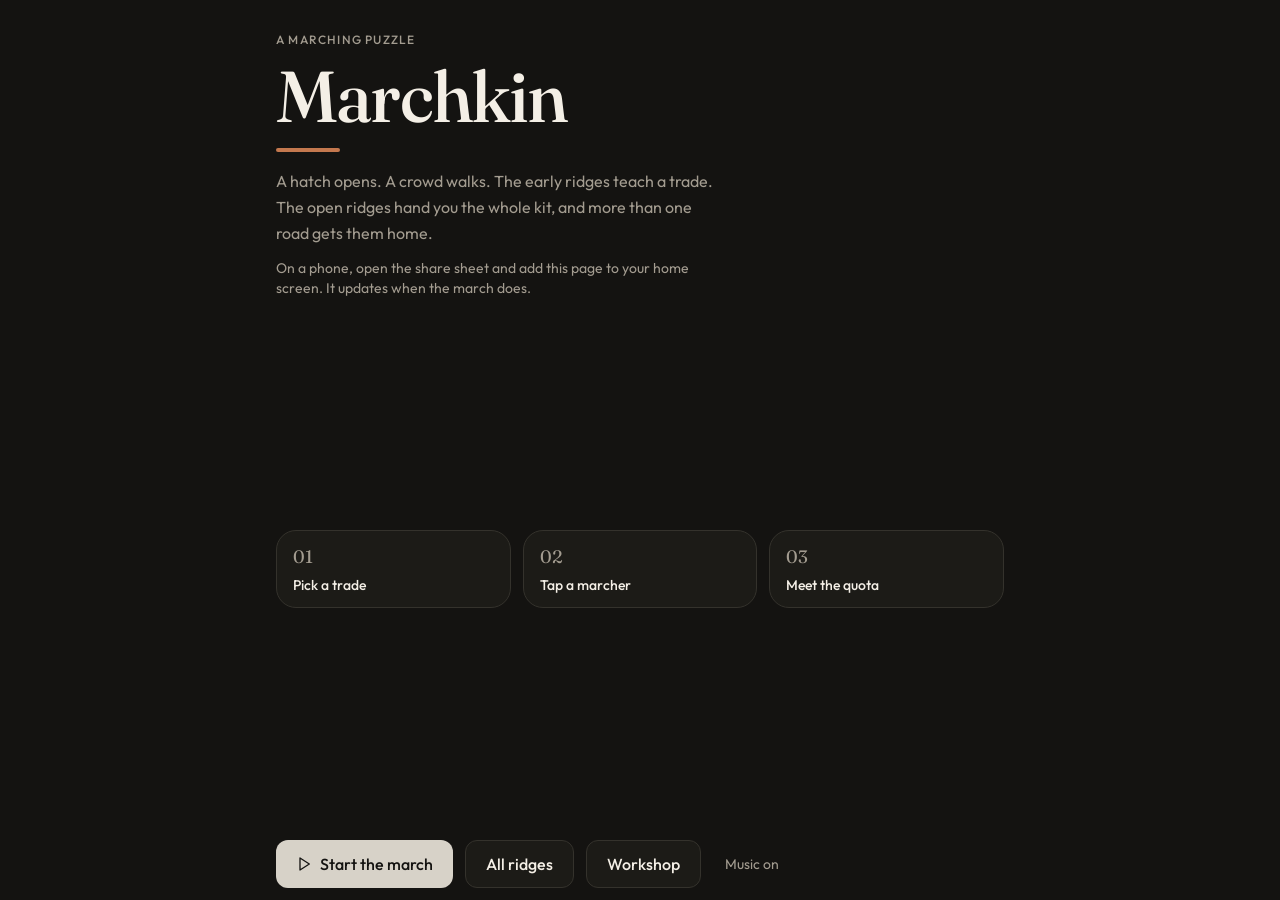
<file: index.html>
<!doctype html>
<html lang="en">
  <head>
    <meta charset="utf-8" />
    <meta name="viewport" content="width=device-width, initial-scale=1, viewport-fit=cover" />
    <title>Marchkin</title>
    <meta name="description" content="A marching puzzle. Assign a trade and get the crowd home." />
    <meta name="theme-color" content="#141311" />
    <meta name="apple-mobile-web-app-capable" content="yes" />
    <meta name="mobile-web-app-capable" content="yes" />
    <meta name="apple-mobile-web-app-status-bar-style" content="black-translucent" />
    <meta name="apple-mobile-web-app-title" content="Marchkin" />
    <meta property="og:title" content="Marchkin" />
    <meta property="og:description" content="A marching puzzle. Assign a trade and get the crowd home." />
    <meta property="og:image" content="https://ahq25.github.io/og.jpg" />
    <meta name="twitter:card" content="summary_large_image" />
    <link rel="manifest" href="./manifest.webmanifest" />
    <link rel="apple-touch-icon" href="./icon-180.png" />
    <link rel="icon" type="image/svg+xml" href="./favicon.svg" />
    <link rel="stylesheet" href="https://fonts.googleapis.com/css2?family=Fraunces:opsz,wght@9..144,500;9..144,600&family=Outfit:wght@400;500;600&display=swap" />
    <script>
      // Clear any stuck service worker so the game loads fresh
      if ('serviceWorker' in navigator) {
        navigator.serviceWorker.getRegistrations().then(rs => rs.forEach(r => r.unregister()));
      }
      if ('caches' in window) {
        caches.keys().then(ks => ks.forEach(k => caches.delete(k)));
      }
    </script>
    <script type="module" crossorigin src="./assets/play-CdYnL8Pi.js"></script>
    <link rel="stylesheet" crossorigin href="./assets/play-Cy8gC-XI.css">
  </head>
  <body>
    <div id="root"></div>
  </body>
</html>
</file>
<file: assets/play-Cy8gC-XI.css>
/*! tailwindcss v4.3.3 | MIT License | https://tailwindcss.com */
@layer properties{@supports (((-webkit-hyphens:none)) and (not (margin-trim:inline))) or ((-moz-orient:inline) and (not (color:rgb(from red r g b)))){*,:before,:after,::backdrop{--tw-rotate-x:initial;--tw-rotate-y:initial;--tw-rotate-z:initial;--tw-skew-x:initial;--tw-skew-y:initial;--tw-space-y-reverse:0;--tw-border-style:solid;--tw-leading:initial;--tw-font-weight:initial;--tw-tracking:initial;--tw-ordinal:initial;--tw-slashed-zero:initial;--tw-numeric-figure:initial;--tw-numeric-spacing:initial;--tw-numeric-fraction:initial;--tw-shadow:0 0 #0000;--tw-shadow-color:initial;--tw-shadow-alpha:100%;--tw-inset-shadow:0 0 #0000;--tw-inset-shadow-color:initial;--tw-inset-shadow-alpha:100%;--tw-ring-color:initial;--tw-ring-shadow:0 0 #0000;--tw-inset-ring-color:initial;--tw-inset-ring-shadow:0 0 #0000;--tw-ring-inset:initial;--tw-ring-offset-width:0px;--tw-ring-offset-color:#fff;--tw-ring-offset-shadow:0 0 #0000;--tw-blur:initial;--tw-brightness:initial;--tw-contrast:initial;--tw-grayscale:initial;--tw-hue-rotate:initial;--tw-invert:initial;--tw-opacity:initial;--tw-saturate:initial;--tw-sepia:initial;--tw-drop-shadow:initial;--tw-drop-shadow-color:initial;--tw-drop-shadow-alpha:100%;--tw-drop-shadow-size:initial}}}@layer theme{:root,:host{--font-sans:"Outfit", system-ui, sans-serif;--font-mono:ui-monospace, SFMono-Regular, Menlo, Monaco, Consolas, "Liberation Mono", "Courier New", monospace;--color-red-500:oklch(63.7% .237 25.331);--color-zinc-50:oklch(98.5% 0 none);--color-zinc-400:oklch(70.5% .015 286.067);--color-zinc-500:oklch(55.2% .016 285.938);--color-zinc-900:oklch(21% .006 285.885);--color-zinc-950:oklch(14.1% .005 285.823);--color-neutral-100:oklch(97% 0 none);--color-neutral-300:oklch(87% 0 none);--color-neutral-700:oklch(37.1% 0 none);--color-neutral-900:oklch(20.5% 0 none);--color-black:#000;--color-white:#fff;--spacing:.25rem;--container-sm:24rem;--container-md:28rem;--container-3xl:48rem;--text-xs:.75rem;--text-xs--line-height:calc(1 / .75);--text-sm:.875rem;--text-sm--line-height:calc(1.25 / .875);--text-base:1rem;--text-base--line-height:calc(1.5 / 1);--text-lg:1.125rem;--text-lg--line-height:calc(1.75 / 1.125);--text-xl:1.25rem;--text-xl--line-height:calc(1.75 / 1.25);--text-2xl:1.5rem;--text-2xl--line-height:calc(2 / 1.5);--text-3xl:1.875rem;--text-3xl--line-height:calc(2.25 / 1.875);--text-5xl:3rem;--text-5xl--line-height:1;--text-7xl:4.5rem;--text-7xl--line-height:1;--font-weight-medium:500;--font-weight-semibold:600;--tracking-tight:-.025em;--tracking-widest:.1em;--leading-relaxed:1.625;--radius-sm:.5rem;--radius-md:.75rem;--radius-lg:1.25rem;--radius-xl:1.75rem;--default-transition-duration:.15s;--default-transition-timing-function:cubic-bezier(.4, 0, .2, 1);--default-font-family:var(--font-sans);--default-mono-font-family:var(--font-mono);--color-bg:#141311;--color-surface:#1c1b17;--color-fg:#f4efe6;--color-muted:#a39c90;--color-line:#34322c;--color-accent:#d7d2c8;--color-accent-fg:#141311;--color-good:#8ea394;--color-bad:#c46a5a;--font-display:"Fraunces", Georgia, serif}}@layer base{*,:after,:before,::backdrop{box-sizing:border-box;border:0 solid;margin:0;padding:0}::file-selector-button{box-sizing:border-box;border:0 solid;margin:0;padding:0}html,:host{-webkit-text-size-adjust:100%;tab-size:4;line-height:1.5;font-family:var(--default-font-family,-apple-system, BlinkMacSystemFont, "Segoe UI", Roboto, "Helvetica Neue", "Noto Sans", Arial, sans-serif, "Apple Color Emoji", "Segoe UI Emoji", "Segoe UI Symbol", "Noto Color Emoji");font-feature-settings:var(--default-font-feature-settings,normal);font-variation-settings:var(--default-font-variation-settings,normal);-webkit-tap-highlight-color:transparent}hr{height:0;color:inherit;border-top-width:1px}abbr:where([title]){-webkit-text-decoration:underline dotted;text-decoration:underline dotted}h1,h2,h3,h4,h5,h6{font-size:inherit;font-weight:inherit}a{color:inherit;-webkit-text-decoration:inherit;-webkit-text-decoration:inherit;-webkit-text-decoration:inherit;-webkit-text-decoration:inherit;text-decoration:inherit}b,strong{font-weight:bolder}code,kbd,samp,pre{font-family:var(--default-mono-font-family,ui-monospace, SFMono-Regular, Menlo, Monaco, Consolas, "Liberation Mono", "Courier New", monospace);font-feature-settings:var(--default-mono-font-feature-settings,normal);font-variation-settings:var(--default-mono-font-variation-settings,normal);font-size:1em}small{font-size:80%}sub,sup{vertical-align:baseline;font-size:75%;line-height:0;position:relative}sub{bottom:-.25em}sup{top:-.5em}table{text-indent:0;border-color:inherit;border-collapse:collapse}:-moz-focusring:where(:not(iframe)){outline:auto}progress{vertical-align:baseline}summary{display:list-item}ol,ul,menu{list-style:none}img,svg,video,canvas,audio,iframe,embed,object{vertical-align:middle;display:block}img,video{max-width:100%;height:auto}button,input,select,optgroup,textarea{font:inherit;font-feature-settings:inherit;font-variation-settings:inherit;letter-spacing:inherit;color:inherit;opacity:1;background-color:#0000;border-radius:0}::file-selector-button{font:inherit;font-feature-settings:inherit;font-variation-settings:inherit;letter-spacing:inherit;color:inherit;opacity:1;background-color:#0000;border-radius:0}:where(select:is([multiple],[size])) optgroup{font-weight:bolder}:where(select:is([multiple],[size])) optgroup option{padding-inline-start:20px}::file-selector-button{margin-inline-end:4px}::placeholder{opacity:1}@supports (not ((-webkit-appearance:-apple-pay-button))) or (contain-intrinsic-size:1px){::placeholder{color:currentColor}@supports (color:color-mix(in lab, red, red)){::placeholder{color:color-mix(in oklab, currentcolor 50%, transparent)}}}textarea{resize:vertical}::-webkit-search-decoration{-webkit-appearance:none}::-webkit-date-and-time-value{min-height:1lh;text-align:inherit}::-webkit-datetime-edit{display:inline-flex}::-webkit-datetime-edit-fields-wrapper{padding:0}::-webkit-datetime-edit{padding-block:0}::-webkit-datetime-edit-year-field{padding-block:0}::-webkit-datetime-edit-month-field{padding-block:0}::-webkit-datetime-edit-day-field{padding-block:0}::-webkit-datetime-edit-hour-field{padding-block:0}::-webkit-datetime-edit-minute-field{padding-block:0}::-webkit-datetime-edit-second-field{padding-block:0}::-webkit-datetime-edit-millisecond-field{padding-block:0}::-webkit-datetime-edit-meridiem-field{padding-block:0}::-webkit-calendar-picker-indicator{line-height:1}:-moz-ui-invalid{box-shadow:none}button,input:where([type=button],[type=reset],[type=submit]){appearance:button}::file-selector-button{appearance:button}::-webkit-inner-spin-button{height:auto}::-webkit-outer-spin-button{height:auto}[hidden]:where(:not([hidden=until-found])){display:none!important}button:not(:disabled),[role=button]:not(:disabled){cursor:pointer}html,body{background:var(--color-bg);height:100%;color:var(--color-fg)}button:focus-visible{outline:2px solid var(--color-accent);outline-offset:2px}}@layer components;@layer utilities{.collapse{visibility:collapse}.visible{visibility:visible}.absolute{position:absolute}.fixed{position:fixed}.relative{position:relative}.static{position:static}.inset-3{inset:calc(var(--spacing) * 3)}.col-span-2{grid-column:span 2/span 2}.container{width:100%}@media (width>=40rem){.container{max-width:40rem}}@media (width>=48rem){.container{max-width:48rem}}@media (width>=64rem){.container{max-width:64rem}}@media (width>=80rem){.container{max-width:80rem}}@media (width>=96rem){.container{max-width:96rem}}.mx-auto{margin-inline:auto}.mt-1{margin-top:var(--spacing)}.mt-2{margin-top:calc(var(--spacing) * 2)}.mt-3{margin-top:calc(var(--spacing) * 3)}.mt-4{margin-top:calc(var(--spacing) * 4)}.mt-5{margin-top:calc(var(--spacing) * 5)}.mt-8{margin-top:calc(var(--spacing) * 8)}.ml-auto{margin-left:auto}.block{display:block}.contents{display:contents}.flex{display:flex}.grid{display:grid}.hidden{display:none}.inline{display:inline}.inline-block{display:inline-block}.inline-flex{display:inline-flex}.table{display:table}.size-3\.5{width:calc(var(--spacing) * 3.5);height:calc(var(--spacing) * 3.5)}.size-4{width:calc(var(--spacing) * 4);height:calc(var(--spacing) * 4)}.size-10{width:calc(var(--spacing) * 10);height:calc(var(--spacing) * 10)}.h-1{height:var(--spacing)}.h-1\.5{height:calc(var(--spacing) * 1.5)}.h-8{height:calc(var(--spacing) * 8)}.h-10{height:calc(var(--spacing) * 10)}.h-11{height:calc(var(--spacing) * 11)}.h-12{height:calc(var(--spacing) * 12)}.h-60{height:calc(var(--spacing) * 60)}.h-dvh{height:100dvh}.h-full{height:100%}.min-h-0{min-height:0}.min-h-screen{min-height:100vh}.w-3{width:calc(var(--spacing) * 3)}.w-8{width:calc(var(--spacing) * 8)}.w-10{width:calc(var(--spacing) * 10)}.w-11{width:calc(var(--spacing) * 11)}.w-16{width:calc(var(--spacing) * 16)}.w-full{width:100%}.max-w-3xl{max-width:var(--container-3xl)}.max-w-md{max-width:var(--container-md)}.max-w-sm{max-width:var(--container-sm)}.min-w-0{min-width:0}.flex-1{flex:1}.shrink-0{flex-shrink:0}.transform{transform:var(--tw-rotate-x,) var(--tw-rotate-y,) var(--tw-rotate-z,) var(--tw-skew-x,) var(--tw-skew-y,)}.cursor-pointer{cursor:pointer}.touch-none{touch-action:none}.resize{resize:both}.grid-cols-2{grid-template-columns:repeat(2,minmax(0,1fr))}.grid-cols-3{grid-template-columns:repeat(3,minmax(0,1fr))}.grid-cols-4{grid-template-columns:repeat(4,minmax(0,1fr))}.flex-col{flex-direction:column}.flex-wrap{flex-wrap:wrap}.place-items-center{place-items:center}.items-center{align-items:center}.items-end{align-items:flex-end}.items-start{align-items:flex-start}.justify-between{justify-content:space-between}.justify-center{justify-content:center}.gap-1{gap:var(--spacing)}.gap-2{gap:calc(var(--spacing) * 2)}.gap-3{gap:calc(var(--spacing) * 3)}:where(.space-y-5>:not(:last-child)){--tw-space-y-reverse:0;margin-block-start:calc(calc(var(--spacing) * 5) * var(--tw-space-y-reverse));margin-block-end:calc(calc(var(--spacing) * 5) * calc(1 - var(--tw-space-y-reverse)))}.truncate{text-overflow:ellipsis;white-space:nowrap;overflow:hidden}.overflow-x-auto{overflow-x:auto}.overflow-y-auto{overflow-y:auto}.rounded-full{border-radius:2147483647px}.rounded-lg{border-radius:var(--radius-lg)}.rounded-md{border-radius:var(--radius-md)}.rounded-sm{border-radius:var(--radius-sm)}.rounded-xl{border-radius:var(--radius-xl)}.border{border-style:var(--tw-border-style);border-width:1px}.border-l-2{border-left-style:var(--tw-border-style);border-left-width:2px}.border-\[\#c4784e\]{border-color:#c4784e}.border-accent{border-color:var(--color-accent)}.border-line{border-color:var(--color-line)}.border-neutral-300{border-color:var(--color-neutral-300)}.border-l-\[\#7f93a8\]{border-left-color:#7f93a8}.border-l-\[\#8ea394\]{border-left-color:#8ea394}.border-l-\[\#a39c90\]{border-left-color:#a39c90}.border-l-\[\#c46a4e\]{border-left-color:#c46a4e}.border-l-\[\#c4784e\]{border-left-color:#c4784e}.bg-\[\#c4784e\]{background-color:#c4784e}.bg-accent{background-color:var(--color-accent)}.bg-bg{background-color:var(--color-bg)}.bg-bg\/80{background-color:#141311cc}@supports (color:color-mix(in lab, red, red)){.bg-bg\/80{background-color:color-mix(in oklab, var(--color-bg) 80%, transparent)}}.bg-black\/10{background-color:#0000001a}@supports (color:color-mix(in lab, red, red)){.bg-black\/10{background-color:color-mix(in oklab, var(--color-black) 10%, transparent)}}.bg-good{background-color:var(--color-good)}.bg-line{background-color:var(--color-line)}.bg-surface{background-color:var(--color-surface)}.bg-zinc-50{background-color:var(--color-zinc-50)}.object-cover{object-fit:cover}.px-2{padding-inline:calc(var(--spacing) * 2)}.px-3{padding-inline:calc(var(--spacing) * 3)}.px-4{padding-inline:calc(var(--spacing) * 4)}.px-5{padding-inline:calc(var(--spacing) * 5)}.px-6{padding-inline:calc(var(--spacing) * 6)}.py-1{padding-block:var(--spacing)}.py-2{padding-block:calc(var(--spacing) * 2)}.py-3{padding-block:calc(var(--spacing) * 3)}.py-4{padding-block:calc(var(--spacing) * 4)}.py-5{padding-block:calc(var(--spacing) * 5)}.py-6{padding-block:calc(var(--spacing) * 6)}.py-8{padding-block:calc(var(--spacing) * 8)}.pt-3{padding-top:calc(var(--spacing) * 3)}.pb-1{padding-bottom:var(--spacing)}.pb-2{padding-bottom:calc(var(--spacing) * 2)}.pb-4{padding-bottom:calc(var(--spacing) * 4)}.text-center{text-align:center}.text-left{text-align:left}.text-right{text-align:right}.font-display{font-family:var(--font-display)}.text-2xl{font-size:var(--text-2xl);line-height:var(--tw-leading,var(--text-2xl--line-height))}.text-3xl{font-size:var(--text-3xl);line-height:var(--tw-leading,var(--text-3xl--line-height))}.text-5xl{font-size:var(--text-5xl);line-height:var(--tw-leading,var(--text-5xl--line-height))}.text-base{font-size:var(--text-base);line-height:var(--tw-leading,var(--text-base--line-height))}.text-lg{font-size:var(--text-lg);line-height:var(--tw-leading,var(--text-lg--line-height))}.text-sm{font-size:var(--text-sm);line-height:var(--tw-leading,var(--text-sm--line-height))}.text-xl{font-size:var(--text-xl);line-height:var(--tw-leading,var(--text-xl--line-height))}.text-xs{font-size:var(--text-xs);line-height:var(--tw-leading,var(--text-xs--line-height))}.text-\[10px\]{font-size:10px}.leading-none{--tw-leading:1;line-height:1}.leading-relaxed{--tw-leading:var(--leading-relaxed);line-height:var(--leading-relaxed)}.font-medium{--tw-font-weight:var(--font-weight-medium);font-weight:var(--font-weight-medium)}.font-semibold{--tw-font-weight:var(--font-weight-semibold);font-weight:var(--font-weight-semibold)}.tracking-tight{--tw-tracking:var(--tracking-tight);letter-spacing:var(--tracking-tight)}.tracking-widest{--tw-tracking:var(--tracking-widest);letter-spacing:var(--tracking-widest)}.break-words{overflow-wrap:break-word}.text-accent-fg{color:var(--color-accent-fg)}.text-bad{color:var(--color-bad)}.text-fg{color:var(--color-fg)}.text-muted{color:var(--color-muted)}.text-red-500{color:var(--color-red-500)}.text-zinc-500{color:var(--color-zinc-500)}.text-zinc-900{color:var(--color-zinc-900)}.capitalize{text-transform:capitalize}.uppercase{text-transform:uppercase}.italic{font-style:italic}.tabular-nums{--tw-numeric-spacing:tabular-nums;font-variant-numeric:var(--tw-ordinal,) var(--tw-slashed-zero,) var(--tw-numeric-figure,) var(--tw-numeric-spacing,) var(--tw-numeric-fraction,)}.underline-offset-4{text-underline-offset:4px}.opacity-70{opacity:.7}.ring-1{--tw-ring-shadow:var(--tw-ring-inset,) 0 0 0 calc(1px + var(--tw-ring-offset-width)) var(--tw-ring-color,currentcolor);box-shadow:var(--tw-inset-shadow), var(--tw-inset-ring-shadow), var(--tw-ring-offset-shadow), var(--tw-ring-shadow), var(--tw-shadow)}.ring-line{--tw-ring-color:var(--color-line)}.blur{--tw-blur:blur(8px);filter:var(--tw-blur,) var(--tw-brightness,) var(--tw-contrast,) var(--tw-grayscale,) var(--tw-hue-rotate,) var(--tw-invert,) var(--tw-saturate,) var(--tw-sepia,) var(--tw-drop-shadow,)}.filter{filter:var(--tw-blur,) var(--tw-brightness,) var(--tw-contrast,) var(--tw-grayscale,) var(--tw-hue-rotate,) var(--tw-invert,) var(--tw-saturate,) var(--tw-sepia,) var(--tw-drop-shadow,)}.filter\!{filter:var(--tw-blur,) var(--tw-brightness,) var(--tw-contrast,) var(--tw-grayscale,) var(--tw-hue-rotate,) var(--tw-invert,) var(--tw-saturate,) var(--tw-sepia,) var(--tw-drop-shadow,)!important}.transition{transition-property:color,background-color,border-color,outline-color,text-decoration-color,fill,stroke,--tw-gradient-from,--tw-gradient-via,--tw-gradient-to,opacity,box-shadow,transform,translate,scale,rotate,filter,-webkit-backdrop-filter,backdrop-filter,display,content-visibility,overlay,pointer-events;transition-timing-function:var(--tw-ease,var(--default-transition-timing-function));transition-duration:var(--tw-duration,var(--default-transition-duration))}@media (hover:hover){.hover\:bg-neutral-100:hover{background-color:var(--color-neutral-100)}.hover\:underline:hover{text-decoration-line:underline}}.disabled\:cursor-wait:disabled{cursor:wait}.disabled\:no-underline:disabled{text-decoration-line:none}.disabled\:opacity-35:disabled{opacity:.35}.disabled\:opacity-40:disabled{opacity:.4}@media (width>=40rem){.sm\:col-span-2{grid-column:span 2/span 2}.sm\:inline{display:inline}.sm\:h-72{height:calc(var(--spacing) * 72)}.sm\:grid-cols-3{grid-template-columns:repeat(3,minmax(0,1fr))}.sm\:grid-cols-4{grid-template-columns:repeat(4,minmax(0,1fr))}.sm\:flex-row{flex-direction:row}.sm\:items-center{align-items:center}.sm\:justify-center{justify-content:center}.sm\:text-7xl{font-size:var(--text-7xl);line-height:var(--tw-leading,var(--text-7xl--line-height))}}@media (prefers-color-scheme:dark){.dark\:border-neutral-700{border-color:var(--color-neutral-700)}.dark\:bg-white\/20{background-color:#fff3}@supports (color:color-mix(in lab, red, red)){.dark\:bg-white\/20{background-color:color-mix(in oklab, var(--color-white) 20%, transparent)}}.dark\:bg-zinc-950{background-color:var(--color-zinc-950)}.dark\:text-zinc-50{color:var(--color-zinc-50)}.dark\:text-zinc-400{color:var(--color-zinc-400)}@media (hover:hover){.dark\:hover\:bg-neutral-900:hover{background-color:var(--color-neutral-900)}}}}.font-display{font-family:var(--font-display)}.safe-b{padding-bottom:max(.75rem, env(safe-area-inset-bottom))}@media (prefers-reduced-motion:reduce){.rise{animation:none}}@property --tw-rotate-x{syntax:"*";inherits:false}@property --tw-rotate-y{syntax:"*";inherits:false}@property --tw-rotate-z{syntax:"*";inherits:false}@property --tw-skew-x{syntax:"*";inherits:false}@property --tw-skew-y{syntax:"*";inherits:false}@property --tw-space-y-reverse{syntax:"*";inherits:false;initial-value:0}@property --tw-border-style{syntax:"*";inherits:false;initial-value:solid}@property --tw-leading{syntax:"*";inherits:false}@property --tw-font-weight{syntax:"*";inherits:false}@property --tw-tracking{syntax:"*";inherits:false}@property --tw-ordinal{syntax:"*";inherits:false}@property --tw-slashed-zero{syntax:"*";inherits:false}@property --tw-numeric-figure{syntax:"*";inherits:false}@property --tw-numeric-spacing{syntax:"*";inherits:false}@property --tw-numeric-fraction{syntax:"*";inherits:false}@property --tw-shadow{syntax:"*";inherits:false;initial-value:0 0 #0000}@property --tw-shadow-color{syntax:"*";inherits:false}@property --tw-shadow-alpha{syntax:"<percentage>";inherits:false;initial-value:100%}@property --tw-inset-shadow{syntax:"*";inherits:false;initial-value:0 0 #0000}@property --tw-inset-shadow-color{syntax:"*";inherits:false}@property --tw-inset-shadow-alpha{syntax:"<percentage>";inherits:false;initial-value:100%}@property --tw-ring-color{syntax:"*";inherits:false}@property --tw-ring-shadow{syntax:"*";inherits:false;initial-value:0 0 #0000}@property --tw-inset-ring-color{syntax:"*";inherits:false}@property --tw-inset-ring-shadow{syntax:"*";inherits:false;initial-value:0 0 #0000}@property --tw-ring-inset{syntax:"*";inherits:false}@property --tw-ring-offset-width{syntax:"<length>";inherits:false;initial-value:0}@property --tw-ring-offset-color{syntax:"*";inherits:false;initial-value:#fff}@property --tw-ring-offset-shadow{syntax:"*";inherits:false;initial-value:0 0 #0000}@property --tw-blur{syntax:"*";inherits:false}@property --tw-brightness{syntax:"*";inherits:false}@property --tw-contrast{syntax:"*";inherits:false}@property --tw-grayscale{syntax:"*";inherits:false}@property --tw-hue-rotate{syntax:"*";inherits:false}@property --tw-invert{syntax:"*";inherits:false}@property --tw-opacity{syntax:"*";inherits:false}@property --tw-saturate{syntax:"*";inherits:false}@property --tw-sepia{syntax:"*";inherits:false}@property --tw-drop-shadow{syntax:"*";inherits:false}@property --tw-drop-shadow-color{syntax:"*";inherits:false}@property --tw-drop-shadow-alpha{syntax:"<percentage>";inherits:false;initial-value:100%}@property --tw-drop-shadow-size{syntax:"*";inherits:false}
</file>
